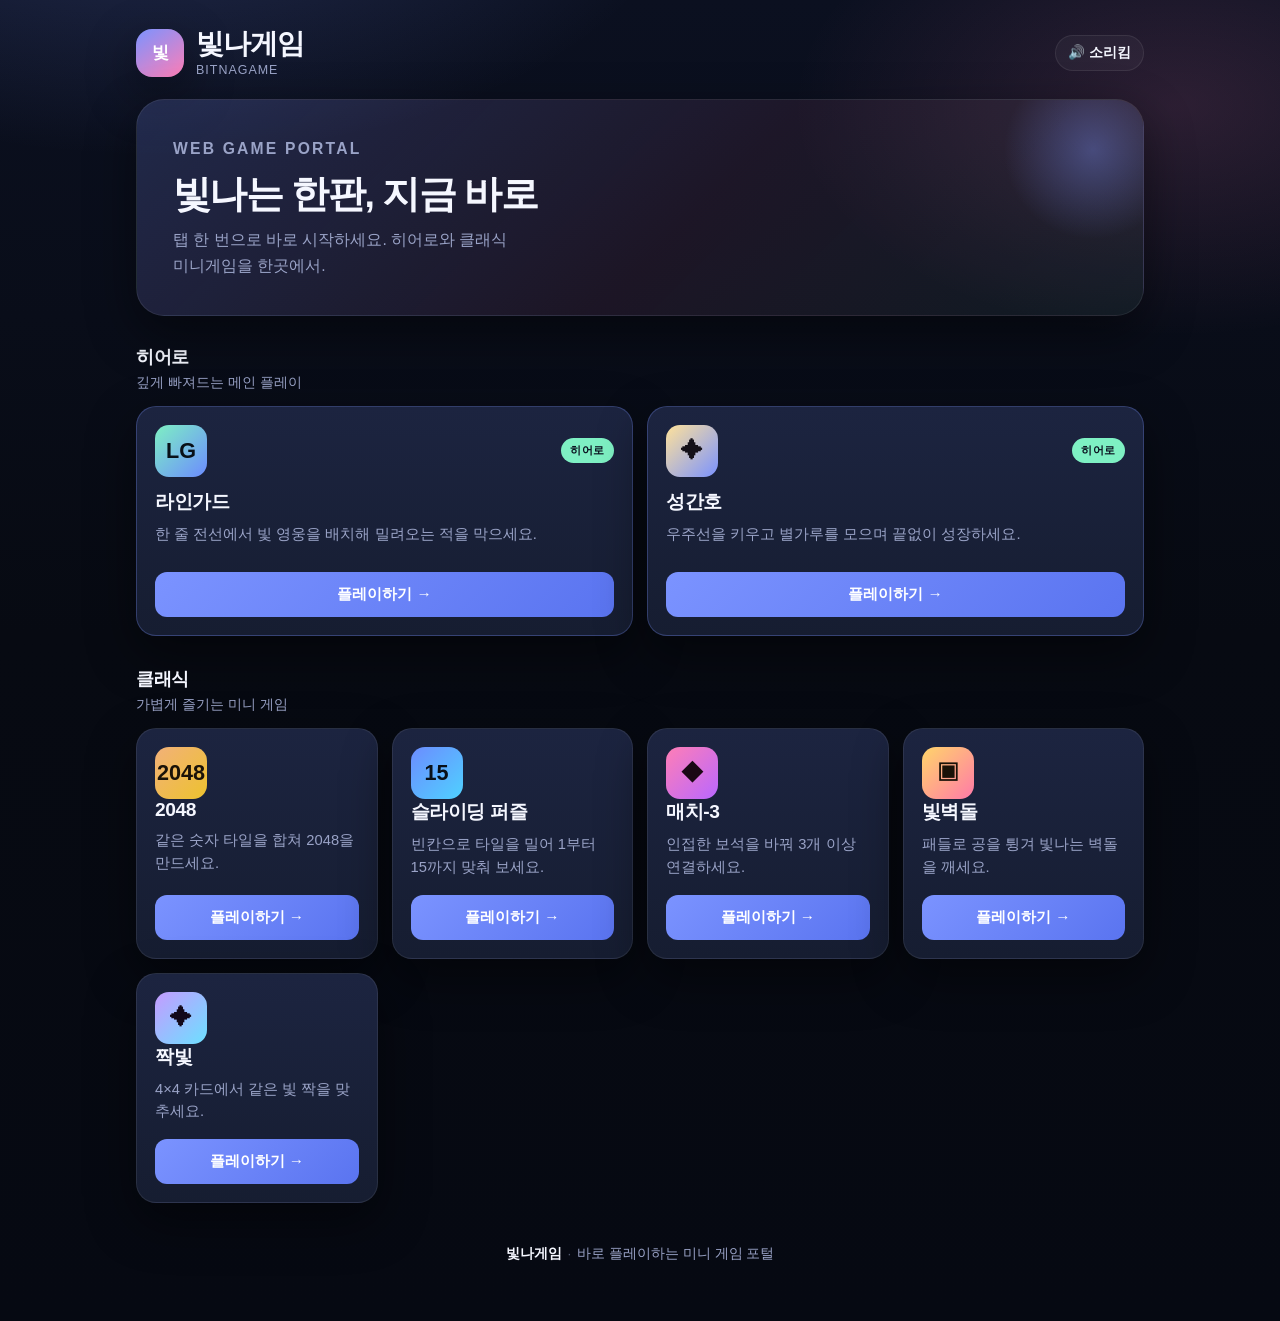
<file: docs/index.html>
<!DOCTYPE html>
<html lang="ko">
<head>
  <meta charset="UTF-8" />
  <meta name="viewport" content="width=device-width, initial-scale=1, viewport-fit=cover" />
  <meta name="description" content="빛나게임 — 지금 바로 플레이하는 미니 게임 포털" />
  <title>빛나게임</title>
  <link rel="stylesheet" href="css/style.css?v=LOBBY2" />
</head>
<body class="lobby">
  <div class="wrap">
    <header class="brand">
      <div class="logo">
        <div class="logo-mark" aria-hidden="true">빛</div>
        <div>
          <h1 class="wordmark">빛나게임</h1>
          <p class="tagline">BitnaGame</p>
        </div>
      </div>
      <div class="brand-actions">
        <button type="button" class="mute-btn" data-bitnagame-mute aria-label="소리 끄기">🔊 소리킴</button>
      </div>
    </header>

    <section class="hero-banner">
      <p class="eyebrow">WEB GAME PORTAL</p>
      <h2>빛나는 한판, 지금 바로</h2>
      <p>탭 한 번으로 바로 시작하세요. 히어로와 클래식 미니게임을 한곳에서.</p>
    </section>

    <section class="section" aria-labelledby="heroes-title">
      <div class="section-head">
        <h2 id="heroes-title">히어로</h2>
        <p>깊게 빠져드는 메인 플레이</p>
      </div>
      <div class="grid heroes" aria-label="히어로 게임">
        <article class="card featured cline">
          <div class="card-top">
            <div class="card-icon">LG</div>
            <span class="chip">히어로</span>
          </div>
          <h3>라인가드</h3>
          <p>한 줄 전선에서 빛 영웅을 배치해 밀려오는 적을 막으세요.</p>
          <a class="btn" href="games/lineguard/">플레이하기 →</a>
        </article>
        <article class="card featured cstar">
          <div class="card-top">
            <div class="card-icon">✦</div>
            <span class="chip">히어로</span>
          </div>
          <h3>성간호</h3>
          <p>우주선을 키우고 별가루를 모으며 끝없이 성장하세요.</p>
          <a class="btn" href="games/starnest/">플레이하기 →</a>
        </article>
      </div>
    </section>

    <section class="section" aria-labelledby="classics-title">
      <div class="section-head">
        <h2 id="classics-title">클래식</h2>
        <p>가볍게 즐기는 미니 게임</p>
      </div>
      <div class="grid" aria-label="클래식 게임">
        <article class="card c2048">
          <div class="card-icon">2048</div>
          <h3>2048</h3>
          <p>같은 숫자 타일을 합쳐 2048을 만드세요.</p>
          <a class="btn" href="games/2048/">플레이하기 →</a>
        </article>
        <article class="card cslide">
          <div class="card-icon">15</div>
          <h3>슬라이딩 퍼즐</h3>
          <p>빈칸으로 타일을 밀어 1부터 15까지 맞춰 보세요.</p>
          <a class="btn" href="games/sliding/">플레이하기 →</a>
        </article>
        <article class="card cmatch">
          <div class="card-icon">◆</div>
          <h3>매치-3</h3>
          <p>인접한 보석을 바꿔 3개 이상 연결하세요.</p>
          <a class="btn" href="games/match3/">플레이하기 →</a>
        </article>
        <article class="card cbrick">
          <div class="card-icon">▣</div>
          <h3>빛벽돌</h3>
          <p>패들로 공을 튕겨 빛나는 벽돌을 깨세요.</p>
          <a class="btn" href="games/brickglow/">플레이하기 →</a>
        </article>
        <article class="card cpair">
          <div class="card-icon">✦</div>
          <h3>짝빛</h3>
          <p>4×4 카드에서 같은 빛 짝을 맞추세요.</p>
          <a class="btn" href="games/pairbloom/">플레이하기 →</a>
        </article>
      </div>
    </section>

    <footer class="footer">
      <span class="wordmark-sm">빛나게임</span>
      <span class="footer-sep">·</span>
      <span>바로 플레이하는 미니 게임 포털</span>
    </footer>
  </div>
  <script src="js/audio.js?v=BITNA3"></script>
</body>
</html>
</file>
<file: docs/css/style.css>
:root {
  --bg: #070a12;
  --bg2: #12182a;
  --card: #161d31;
  --card2: #1c2440;
  --accent: #7b93ff;
  --accent2: #ff7eb6;
  --accent3: #7ef0c3;
  --text: #f5f7ff;
  --muted: #9aa3c7;
  --line: rgba(255, 255, 255, 0.08);
  --shadow: 0 18px 50px rgba(0, 0, 0, 0.45);
  --radius: 20px;
}
* { box-sizing: border-box; margin: 0; padding: 0; }
html, body {
  min-height: 100%;
  font-family: "Pretendard", "Noto Sans KR", "Apple SD Gothic Neo", sans-serif;
  background:
    radial-gradient(900px 480px at 12% -10%, rgba(123, 147, 255, 0.22), transparent 60%),
    radial-gradient(700px 420px at 92% 8%, rgba(255, 126, 182, 0.14), transparent 55%),
    linear-gradient(180deg, #0b1020 0%, var(--bg) 48%, #060912 100%);
  color: var(--text);
  -webkit-tap-highlight-color: transparent;
}
body { overflow-x: hidden; max-width: 100vw; }
a { color: inherit; text-decoration: none; }
.wrap {
  width: min(100%, 1040px);
  max-width: 100%;
  margin: 0 auto;
  padding: 28px 16px 56px;
  box-sizing: border-box;
}
.brand {
  display: flex; align-items: center; justify-content: space-between; gap: 12px;
  margin-bottom: 22px; max-width: 100%;
}
.logo { display: flex; align-items: center; gap: 12px; min-width: 0; }
.logo-mark {
  width: 48px; height: 48px; border-radius: 16px; flex-shrink: 0;
  background: linear-gradient(145deg, var(--accent), var(--accent2));
  display: grid; place-items: center; font-weight: 800; font-size: 1.05rem;
  box-shadow: var(--shadow); color: #fff;
}
.wordmark {
  font-size: clamp(1.35rem, 4.2vw, 1.75rem);
  letter-spacing: -0.04em; font-weight: 800; line-height: 1.15;
}
.tagline {
  color: var(--muted); font-size: 0.78rem; margin-top: 3px;
  letter-spacing: 0.08em; text-transform: uppercase;
}
.brand-actions { display: flex; align-items: center; gap: 10px; flex-wrap: wrap; flex-shrink: 0; }
.mute-btn {
  background: rgba(255,255,255,0.04);
  color: var(--text);
  border: 1px solid var(--line);
  border-radius: 999px;
  padding: 8px 12px;
  font-size: 0.85rem;
  font-weight: 700;
  cursor: pointer;
  white-space: nowrap;
}
.mute-btn:hover { border-color: rgba(123, 147, 255, 0.55); }
.mute-btn[aria-pressed="true"] {
  background: rgba(255, 126, 182, 0.14);
  border-color: rgba(255, 126, 182, 0.4);
}
.hero-banner {
  position: relative;
  overflow: hidden;
  background:
    linear-gradient(135deg, rgba(123, 147, 255, 0.2), rgba(255, 126, 182, 0.08) 55%, rgba(126, 240, 195, 0.06));
  border: 1px solid var(--line);
  border-radius: 28px;
  padding: clamp(22px, 4vw, 36px);
  margin-bottom: 28px;
  box-shadow: var(--shadow);
  max-width: 100%;
}
.hero-banner::after {
  content: "";
  position: absolute; right: -40px; top: -40px; width: 180px; height: 180px;
  border-radius: 50%;
  background: radial-gradient(circle, rgba(123,147,255,0.35), transparent 70%);
  pointer-events: none;
}
.eyebrow {
  display: inline-block;
  font-size: 0.72rem; font-weight: 700; letter-spacing: 0.14em;
  color: var(--accent3); margin-bottom: 10px;
}
.hero-banner h2 {
  font-size: clamp(1.55rem, 5vw, 2.35rem);
  letter-spacing: -0.04em; margin-bottom: 10px; line-height: 1.2;
}
.hero-banner p {
  color: var(--muted); line-height: 1.65; max-width: 40ch; font-size: 0.98rem;
}
.section { margin-bottom: 30px; max-width: 100%; }
.section-head { margin-bottom: 14px; }
.section-head h2 {
  font-size: 1.15rem; letter-spacing: -0.02em; margin-bottom: 4px;
}
.section-head p { color: var(--muted); font-size: 0.88rem; }
.grid {
  display: grid;
  grid-template-columns: repeat(auto-fit, minmax(min(100%, 240px), 1fr));
  gap: 14px;
  max-width: 100%;
}
.grid.heroes {
  grid-template-columns: repeat(auto-fit, minmax(min(100%, 280px), 1fr));
}
.card {
  background: linear-gradient(180deg, var(--card2), var(--card));
  border: 1px solid var(--line);
  border-radius: var(--radius);
  padding: 18px;
  box-shadow: var(--shadow);
  transition: transform 0.18s ease, border-color 0.18s ease;
  display: flex; flex-direction: column; min-height: 200px;
  max-width: 100%;
  overflow: hidden;
}
.card.featured { min-height: 230px; border-color: rgba(123, 147, 255, 0.28); }
.card:hover, .card:focus-within {
  transform: translateY(-3px);
  border-color: rgba(123, 147, 255, 0.5);
}
.card-top {
  display: flex; align-items: center; justify-content: space-between; gap: 10px;
  margin-bottom: 12px;
}
.card-icon {
  width: 52px; height: 52px; border-radius: 14px; display: grid; place-items: center;
  font-size: 1.35rem; font-weight: 800; flex-shrink: 0;
}
.chip {
  font-size: 0.7rem; font-weight: 800; letter-spacing: 0.06em;
  color: #0b1220; background: var(--accent3);
  border-radius: 999px; padding: 5px 9px; white-space: nowrap;
}
.card.c2048 .card-icon { background: linear-gradient(135deg, #f2b179, #edc22e); color: #1a1208; }
.card.cslide .card-icon { background: linear-gradient(135deg, #6c8cff, #4fd1ff); color: #081018; }
.card.cmatch .card-icon { background: linear-gradient(135deg, #ff7eb6, #b967ff); color: #1a0814; }
.card.cline .card-icon { background: linear-gradient(135deg, #7ef0c3, #6c8cff); color: #081018; }
.card.cbrick .card-icon { background: linear-gradient(135deg, #ffd56a, #ff7aa8); color: #1a1208; }
.card.cpair .card-icon { background: linear-gradient(135deg, #c59bff, #6ce0ff); color: #12081a; }
.card.cstar .card-icon { background: linear-gradient(135deg, #ffe29a, #7b93ff); color: #141018; }
.card h3 { font-size: 1.2rem; margin-bottom: 8px; letter-spacing: -0.02em; }
.card p { color: var(--muted); line-height: 1.55; flex: 1; font-size: 0.92rem; }
.btn {
  margin-top: 16px; display: inline-flex; align-items: center; justify-content: center; gap: 8px;
  background: linear-gradient(135deg, var(--accent), #5a74f0);
  color: #fff; border: none; border-radius: 12px;
  padding: 12px 16px; font-weight: 700; font-size: 0.95rem; cursor: pointer; width: 100%;
  transition: filter 0.15s ease, transform 0.15s ease;
}
.btn:hover { filter: brightness(1.08); }
.btn:active { transform: scale(0.98); }
.footer {
  margin-top: 40px; color: var(--muted); font-size: 0.85rem; text-align: center;
  line-height: 1.6; display: flex; flex-wrap: wrap; gap: 6px; justify-content: center;
  max-width: 100%;
}
.wordmark-sm { color: var(--text); font-weight: 700; }
.footer-sep { opacity: 0.5; }

.game-page { min-height: 100vh; display: flex; flex-direction: column; overflow-x: hidden; max-width: 100vw; }
.topbar {
  display: flex; align-items: center; justify-content: space-between; gap: 12px;
  padding: 14px 16px; background: rgba(7, 10, 18, 0.88); backdrop-filter: blur(10px);
  border-bottom: 1px solid var(--line); position: sticky; top: 0; z-index: 10;
  max-width: 100%;
}
.topbar .title { font-weight: 800; font-size: 1.05rem; }
.back {
  display: inline-flex; align-items: center; gap: 6px; color: var(--muted); font-weight: 600;
  font-size: 0.9rem; padding: 8px 10px; border-radius: 10px; border: 1px solid rgba(168, 176, 208, 0.2);
}
.back:hover { color: var(--text); border-color: rgba(168, 176, 208, 0.45); }
.hud { display: flex; gap: 8px; flex-wrap: wrap; justify-content: flex-end; }
.pill {
  background: var(--bg2); border: 1px solid var(--line);
  border-radius: 999px; padding: 7px 12px; font-size: 0.85rem; font-weight: 700;
}
.pill span { color: var(--accent3); margin-left: 4px; }
.game-stage {
  flex: 1; display: flex; flex-direction: column; align-items: center;
  justify-content: flex-start; padding: 16px 12px 28px; gap: 14px;
  max-width: 100%; overflow-x: hidden; box-sizing: border-box;
}
#game-container {
  width: min(100%, 480px); touch-action: none; border-radius: 16px; overflow: hidden;
  box-shadow: var(--shadow); background: #111527;
}
.controls { display: flex; flex-wrap: wrap; gap: 10px; justify-content: center; width: min(100%, 480px); }
.controls button {
  background: var(--card); color: var(--text); border: 1px solid rgba(255, 255, 255, 0.1);
  border-radius: 12px; padding: 11px 16px; font-weight: 700; cursor: pointer; min-width: 120px;
}
.controls button.primary { background: var(--accent); border-color: transparent; }
.hint { color: var(--muted); font-size: 0.85rem; text-align: center; max-width: 480px; line-height: 1.5; }
.hud .mute-btn { flex-shrink: 0; }

@media (max-width: 390px) {
  .wrap { padding: 18px 12px 40px; }
  .brand { gap: 10px; }
  .logo-mark { width: 42px; height: 42px; border-radius: 14px; }
  .hero-banner { padding: 20px 16px; border-radius: 22px; }
  .card { min-height: 0; }
  .grid, .grid.heroes { grid-template-columns: 1fr; }
}
@media (max-width: 520px) {
  .brand { flex-wrap: wrap; }
  .topbar { flex-wrap: wrap; }
  .hud { width: 100%; justify-content: flex-start; }
}
</file>
